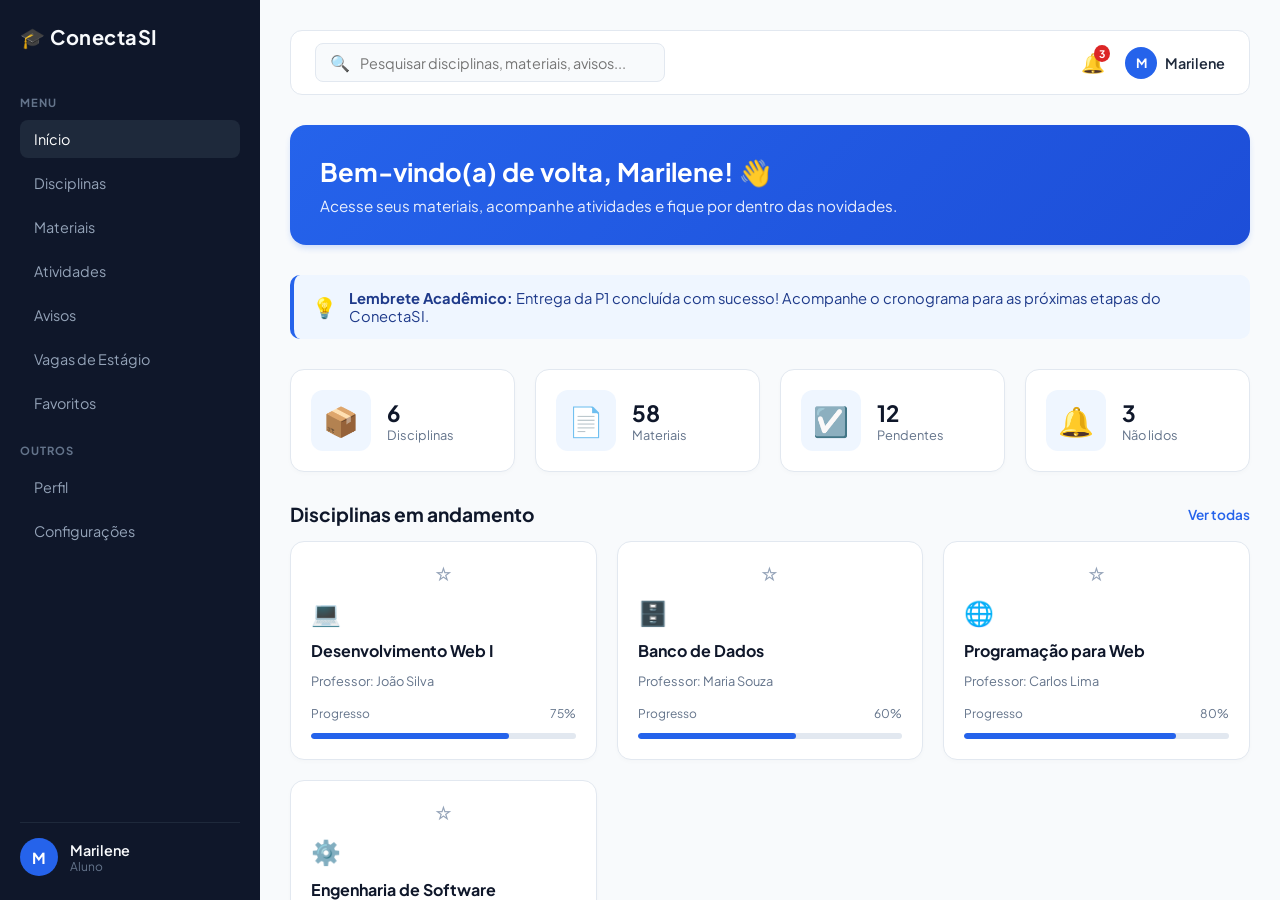
<file: index.html>
<!DOCTYPE html>
<html lang="pt-BR">
<head>
    <meta charset="UTF-8">
    <meta name="viewport" content="width=device-width, initial-scale=1.0">
    <title>ConectaSI - Início</title>
    <link rel="preconnect" href="https://fonts.googleapis.com">
    <link rel="preconnect" href="https://fonts.gstatic.com" crossorigin>
    <link href="https://fonts.googleapis.com/css2?family=Plus+Jakarta+Sans:wght@400;500;600;700;800&display=swap" rel="stylesheet">
    <link rel="stylesheet" href="css/style.css">
</head>
<body>
    <div class="app-container">
        <!-- Menu Lateral (Sidebar) -->
        <aside class="sidebar">
            <div class="logo-area">
                <h2>🎓 ConectaSI</h2>
            </div>
            
            <nav class="menu-nav">
                <span class="menu-category">MENU</span>
                <a href="index.html" class="active">Início</a>
                <a href="disciplinas.html">Disciplinas</a>
                <a href="materiais.html">Materiais</a>
                <a href="atividades.html">Atividades</a>
                <a href="avisos.html">Avisos</a>
                <a href="estagios.html">Vagas de Estágio</a>
                <a href="disciplinas.html">Favoritos</a>

                <span class="menu-category">OUTROS</span>
                <a href="perfil.html">Perfil</a>
                <a href="perfil.html">Configurações</a>
            </nav>

            <div class="user-profile">
                <div class="avatar">M</div>
                <div class="user-info">
                    <span class="name">Marilene</span>
                    <span class="role">Aluno</span>
                </div>
            </div>
        </aside>

        <!-- Conteúdo Principal -->
        <main class="main-content">
            <!-- Barra Superior (Navbar) -->
            <header class="top-navbar">
                <div class="search-box">
                    <span class="search-icon">🔍</span>
                    <input type="text" placeholder="Pesquisar disciplinas, materiais, avisos...">
                </div>

                <div class="navbar-actions">
                    <button class="icon-btn" title="Notificações">
                        🔔
                        <span class="badge">3</span>
                    </button>
                    <div class="user-quick-profile">
                        <div class="avatar-small">M</div>
                        <span class="user-name">Marilene</span>
                    </div>
                </div>
            </header>

            <!-- Banner de Boas-Vindas -->
            <section class="welcome-banner">
                <h1>Bem-vindo(a) de volta, Marilene! 👋</h1>
                <p>Acesse seus materiais, acompanhe atividades e fique por dentro das novidades.</p>
            </section>

            <!-- Banner de Alerta / Aviso Importante -->
            <div class="alert-banner">
                <span class="alert-icon">💡</span>
                <div class="alert-text">
                    <strong>Lembrete Acadêmico:</strong> Entrega da P1 concluída com sucesso! Acompanhe o cronograma para as próximas etapas do ConectaSI.
                </div>
            </div>

            <!-- Cards de Resumo (Métricas) -->
            <div class="metrics-container">
                <div class="metric-card">
                    <div class="metric-icon">📦</div>
                    <div class="metric-info">
                        <span class="metric-number">6</span>
                        <span class="metric-label">Disciplinas</span>
                    </div>
                </div>

                <div class="metric-card">
                    <div class="metric-icon">📄</div>
                    <div class="metric-info">
                        <span class="metric-number">58</span>
                        <span class="metric-label">Materiais</span>
                    </div>
                </div>

                <div class="metric-card">
                    <div class="metric-icon">☑️</div>
                    <div class="metric-info">
                        <span class="metric-number">12</span>
                        <span class="metric-label">Pendentes</span>
                    </div>
                </div>

                <div class="metric-card">
                    <div class="metric-icon">🔔</div>
                    <div class="metric-info">
                        <span class="metric-number">4</span>
                        <span class="metric-label">Não lidos</span>
                    </div>
                </div>
            </div>

            <!-- Seção: Disciplinas em Andamento -->
            <section class="disciplines-section">
                <div class="section-header">
                    <h2>Disciplinas em andamento</h2>
                    <a href="disciplinas.html" class="see-all">Ver todas</a>
                </div>

                <div class="disciplines-grid">
                    <!-- Disciplina 1 -->
                    <div class="discipline-card">
                        <div class="discipline-icon">💻</div>
                        <h3>Desenvolvimento Web I</h3>
                        <p class="professor">Professor: João Silva</p>
                        <div class="progress-info">
                            <span>Progresso</span>
                            <span>75%</span>
                        </div>
                        <div class="progress-bar">
                            <div class="progress-fill" style="width: 75%;"></div>
                        </div>
                    </div>

                    <!-- Disciplina 2 -->
                    <div class="discipline-card">
                        <div class="discipline-icon">🗄️</div>
                        <h3>Banco de Dados</h3>
                        <p class="professor">Professor: Maria Souza</p>
                        <div class="progress-info">
                            <span>Progresso</span>
                            <span>60%</span>
                        </div>
                        <div class="progress-bar">
                            <div class="progress-fill" style="width: 60%;"></div>
                        </div>
                    </div>

                    <!-- Disciplina 3 -->
                    <div class="discipline-card">
                        <div class="discipline-icon">🌐</div>
                        <h3>Programação para Web</h3>
                        <p class="professor">Professor: Carlos Lima</p>
                        <div class="progress-info">
                            <span>Progresso</span>
                            <span>80%</span>
                        </div>
                        <div class="progress-bar">
                            <div class="progress-fill" style="width: 80%;"></div>
                        </div>
                    </div>

                    <!-- Disciplina 4 -->
                    <div class="discipline-card">
                        <div class="discipline-icon">⚙️</div>
                        <h3>Engenharia de Software</h3>
                        <p class="professor">Professor: Ana Paula</p>
                        <div class="progress-info">
                            <span>Progresso</span>
                            <span>50%</span>
                        </div>
                        <div class="progress-bar">
                            <div class="progress-fill" style="width: 50%;"></div>
                        </div>
                    </div>
                </div>
            </section>

            <!-- Seção: Avisos Recentes -->
            <section class="notices-section">
                <div class="section-header">
                    <h2>Avisos e Comunicados</h2>
                    <a href="avisos.html" class="see-all">Ver histórico</a>
                </div>

                <div class="notices-list">
                    <!-- Aviso 1 -->
                    <div class="notice-card">
                        <div class="notice-tag urgent">Importante</div>
                        <div class="notice-content">
                            <h4>Entrega do Trabalho Prático de Desenvolvimento Web I</h4>
                            <p>Lembrete: O envio do código fonte via repositório deve ser feito até a próxima sexta-feira.</p>
                            <span class="notice-date">Postado em: 09/09/2026 • Prof. João Silva</span>
                        </div>
                    </div>

                    <!-- Aviso 2 -->
                    <div class="notice-card">
                        <div class="notice-tag">Geral</div>
                        <div class="notice-content">
                            <h4>Semana Acadêmica de Tecnologia - Inscrições Abertas</h4>
                            <p>Participe das palestras e minicursos. Haverá emissão de certificados para os participantes.</p>
                            <span class="notice-date">Postado em: 08/09/2026 • Coordenação de SI</span>
                        </div>
                    </div>
                </div>
            </section>
        </main>
    </div>

    <script src="js/script.js"></script>
</body>
</html>
</file>
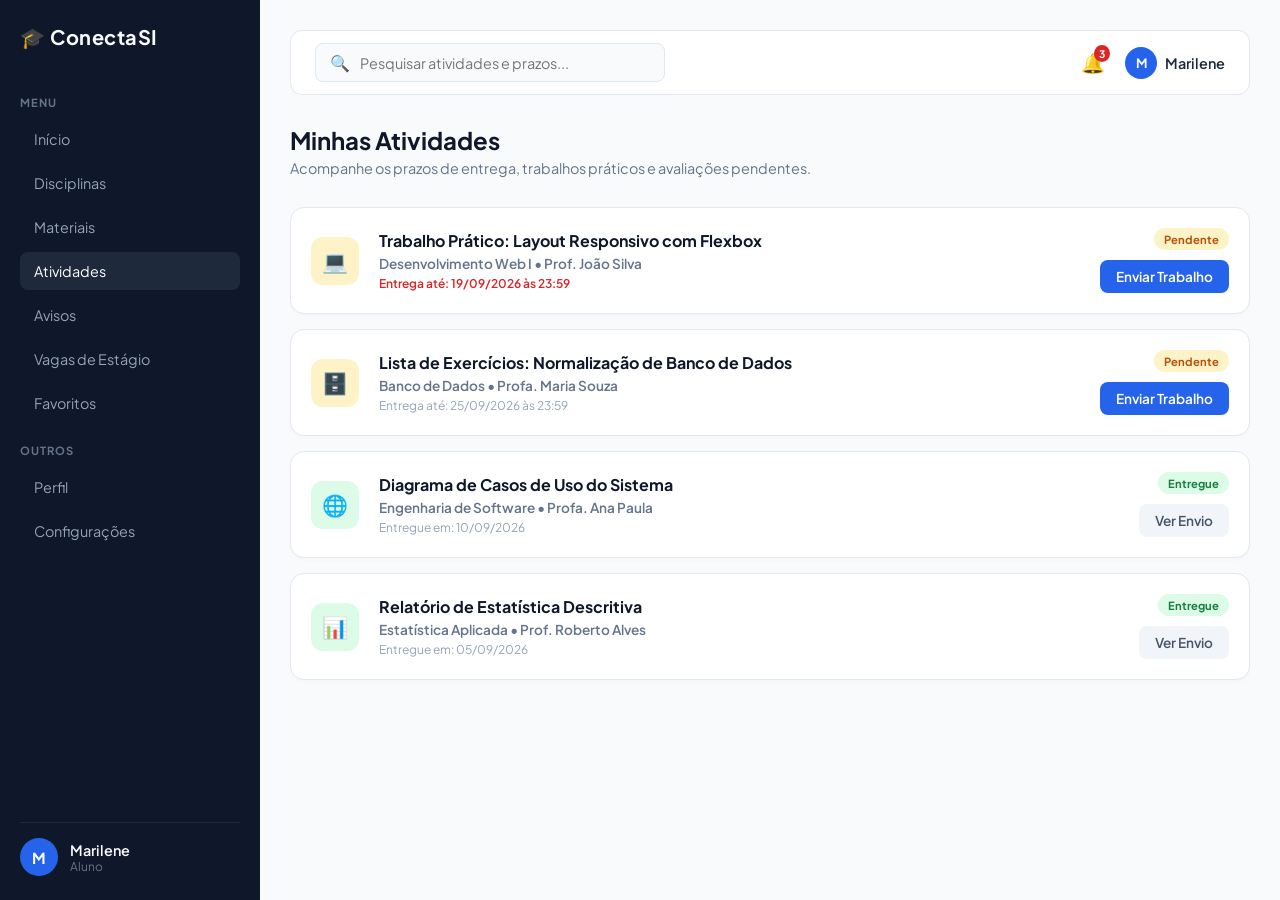
<file: atividades.html>
<!DOCTYPE html>
<html lang="pt-BR">
<head>
    <meta charset="UTF-8">
    <meta name="viewport" content="width=device-width, initial-scale=1.0">
    <title>ConectaSI - Atividades</title>
    <link rel="preconnect" href="https://fonts.googleapis.com">
    <link rel="preconnect" href="https://fonts.gstatic.com" crossorigin>
    <link href="https://fonts.googleapis.com/css2?family=Plus+Jakarta+Sans:wght@400;500;600;700;800&display=swap" rel="stylesheet">
    <link rel="stylesheet" href="css/style.css">
</head>
<body>

    <div class="app-container">
        <!-- Menu Lateral (Sidebar) -->
        <aside class="sidebar">
            <div class="logo-area">
                <h2>🎓 ConectaSI</h2>
            </div>
            
            <nav class="menu-nav">
                <span class="menu-category">MENU</span>
                <a href="index.html">Início</a>
                <a href="disciplinas.html">Disciplinas</a>
                <a href="materiais.html">Materiais</a>
                <a href="atividades.html" class="active">Atividades</a>
                <a href="avisos.html">Avisos</a>
                <a href="estagios.html">Vagas de Estágio</a>
                <a href="disciplinas.html">Favoritos</a>

                <span class="menu-category">OUTROS</span>
                <a href="perfil.html">Perfil</a>
                <a href="perfil.html">Configurações</a>
            </nav>

            <div class="user-profile">
                <div class="avatar">M</div>
                <div class="user-info">
                    <span class="name">Marilene</span>
                    <span class="role">Aluno</span>
                </div>
            </div>
        </aside>

        <!-- Conteúdo Principal -->
        <main class="main-content">
            <!-- Barra Superior (Navbar) -->
            <header class="top-navbar">
                <div class="search-box">
                    <span class="search-icon">🔍</span>
                    <input type="text" placeholder="Pesquisar atividades e prazos...">
                </div>

                <div class="navbar-actions">
                    <button class="icon-btn" title="Notificações">
                        🔔
                        <span class="badge">3</span>
                    </button>
                    <div class="user-quick-profile">
                        <div class="avatar-small">M</div>
                        <span class="user-name">Marilene</span>
                    </div>
                </div>
            </header>

            <!-- Cabeçalho da Página -->
            <div class="page-header">
                <h1>Minhas Atividades</h1>
                <p>Acompanhe os prazos de entrega, trabalhos práticos e avaliações pendentes.</p>
            </div>

            <!-- Lista de Atividades -->
            <div class="activities-list-container">
                <!-- Atividade 1 (Pendente / Urgente) -->
                <div class="activity-card">
                    <div class="activity-icon-box pending">💻</div>
                    <div class="activity-details">
                        <h3>Trabalho Prático: Layout Responsivo com Flexbox</h3>
                        <p class="activity-subject">Desenvolvimento Web I • Prof. João Silva</p>
                        <span class="activity-deadline urgent-text">Entrega até: 19/09/2026 às 23:59</span>
                    </div>
                    <div class="activity-action">
                        <span class="status-badge pending">Pendente</span>
                        <a href="#" class="btn-submit">Enviar Trabalho</a>
                    </div>
                </div>

                <!-- Atividade 2 (Pendente) -->
                <div class="activity-card">
                    <div class="activity-icon-box pending">🗄️</div>
                    <div class="activity-details">
                        <h3>Lista de Exercícios: Normalização de Banco de Dados</h3>
                        <p class="activity-subject">Banco de Dados • Profa. Maria Souza</p>
                        <span class="activity-deadline">Entrega até: 25/09/2026 às 23:59</span>
                    </div>
                    <div class="activity-action">
                        <span class="status-badge pending">Pendente</span>
                        <a href="#" class="btn-submit">Enviar Trabalho</a>
                    </div>
                </div>

                <!-- Atividade 3 (Concluída) -->
                <div class="activity-card">
                    <div class="activity-icon-box completed">🌐</div>
                    <div class="activity-details">
                        <h3>Diagrama de Casos de Uso do Sistema</h3>
                        <p class="activity-subject">Engenharia de Software • Profa. Ana Paula</p>
                        <span class="activity-deadline">Entregue em: 10/09/2026</span>
                    </div>
                    <div class="activity-action">
                        <span class="status-badge completed">Entregue</span>
                        <a href="#" class="btn-view">Ver Envio</a>
                    </div>
                </div>

                <!-- Atividade 4 (Concluída) -->
                <div class="activity-card">
                    <div class="activity-icon-box completed">📊</div>
                    <div class="activity-details">
                        <h3>Relatório de Estatística Descritiva</h3>
                        <p class="activity-subject">Estatística Aplicada • Prof. Roberto Alves</p>
                        <span class="activity-deadline">Entregue em: 05/09/2026</span>
                    </div>
                    <div class="activity-action">
                        <span class="status-badge completed">Entregue</span>
                        <a href="#" class="btn-view">Ver Envio</a>
                    </div>
                </div>
            </div>
        </main>
    </div>

    <script src="js/script.js"></script>
</body>
</html>
</file>
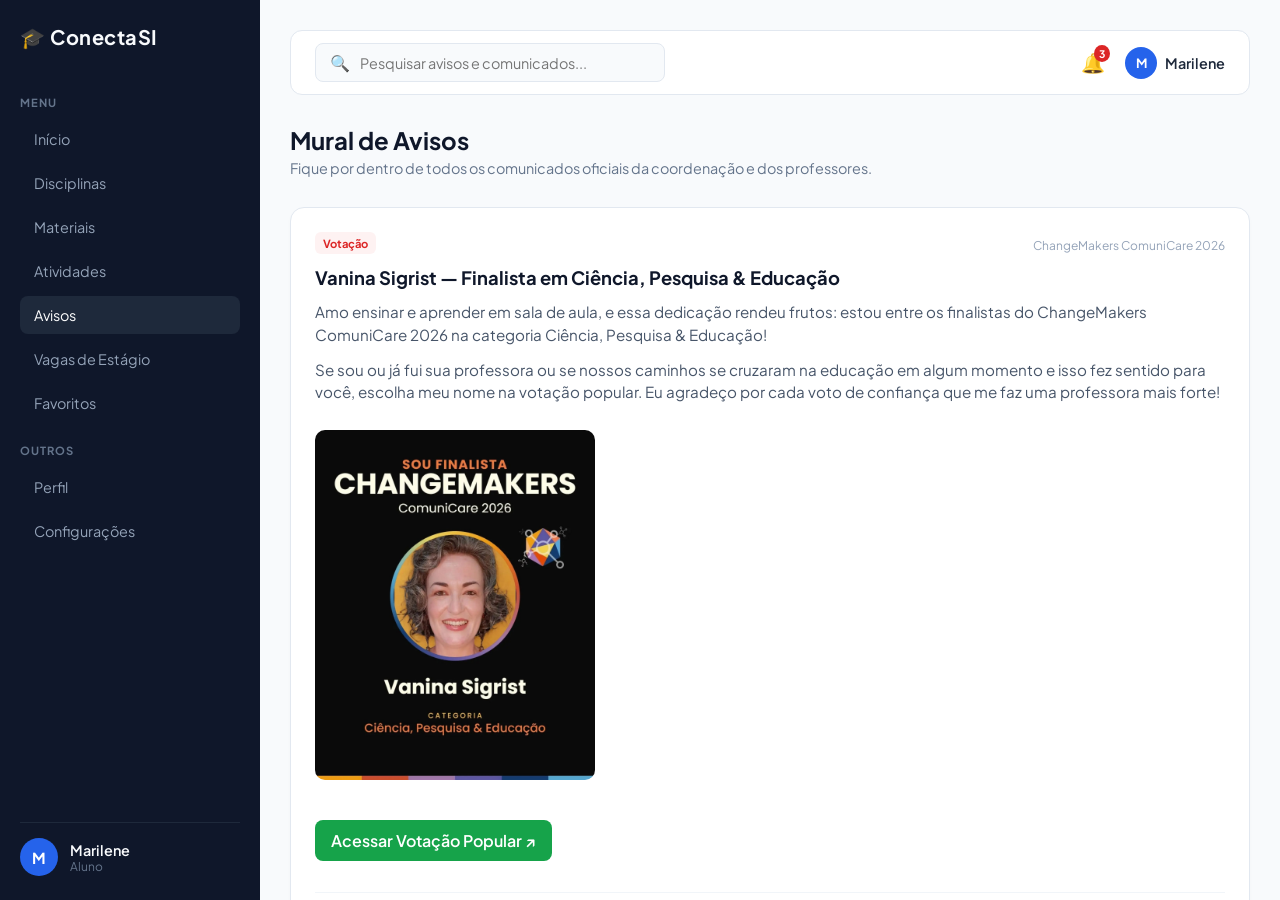
<file: avisos.html>
<!DOCTYPE html>
<html lang="pt-BR">
<head>
    <meta charset="UTF-8">
    <meta name="viewport" content="width=device-width, initial-scale=1.0">
    <title>ConectaSI - Avisos</title>
    <link rel="preconnect" href="https://fonts.googleapis.com">
    <link rel="preconnect" href="https://fonts.gstatic.com" crossorigin>
    <link href="https://fonts.googleapis.com/css2?family=Plus+Jakarta+Sans:wght@400;500;600;700;800&display=swap" rel="stylesheet">
    <link rel="stylesheet" href="css/style.css">
</head>
<body>

    <div class="app-container">
        <!-- Menu Lateral (Sidebar) -->
        <aside class="sidebar">
            <div class="logo-area">
                <h2>🎓 ConectaSI</h2>
            </div>
            
            <nav class="menu-nav">
                <span class="menu-category">MENU</span>
                <a href="index.html">Início</a>
                <a href="disciplinas.html">Disciplinas</a>
                <a href="materiais.html">Materiais</a>
                <a href="atividades.html">Atividades</a>
                <a href="avisos.html" class="active">Avisos</a>
                <a href="estagios.html">Vagas de Estágio</a>
                <a href="disciplinas.html">Favoritos</a>

                <span class="menu-category">OUTROS</span>
                <a href="perfil.html">Perfil</a>
                <a href="perfil.html">Configurações</a>
            </nav>

            <div class="user-profile">
                <div class="avatar">M</div>
                <div class="user-info">
                    <span class="name">Marilene</span>
                    <span class="role">Aluno</span>
                </div>
            </div>
        </aside>

        <!-- Conteúdo Principal -->
        <main class="main-content">
            <!-- Barra Superior (Navbar) -->
            <header class="top-navbar">
                <div class="search-box">
                    <span class="search-icon">🔍</span>
                    <input type="text" placeholder="Pesquisar avisos e comunicados...">
                </div>

                <div class="navbar-actions">
                    <button class="icon-btn" title="Notificações">
                        🔔
                        <span class="badge">3</span>
                    </button>
                    <div class="user-quick-profile">
                        <div class="avatar-small">M</div>
                        <span class="user-name">Marilene</span>
                    </div>
                </div>
            </header>

            <!-- Cabeçalho da Página -->
            <div class="page-header">
                <h1>Mural de Avisos</h1>
                <p>Fique por dentro de todos os comunicados oficiais da coordenação e dos professores.</p>
            </div>

            <!-- Lista de Avisos Completos -->
            <div class="notices-list-full">
                <!-- Aviso 1: Votação ChangeMakers ComuniCare 2026 -->
                <div class="notice-card-full">
                    <div class="notice-card-header">
                        <span class="notice-tag urgent">Votação</span>
                        <span class="notice-date">ChangeMakers ComuniCare 2026</span>
                    </div>
                    <h3>Vanina Sigrist — Finalista em Ciência, Pesquisa & Educação</h3>
                    <p>Amo ensinar e aprender em sala de aula, e essa dedicação rendeu frutos: estou entre os finalistas do ChangeMakers ComuniCare 2026 na categoria Ciência, Pesquisa & Educação!</p>
                    <p>Se sou ou já fui sua professora ou se nossos caminhos se cruzaram na educação em algum momento e isso fez sentido para você, escolha meu nome na votação popular. Eu agradeço por cada voto de confiança que me faz uma professora mais forte!</p>

                    <div style="margin: 14px 0;">
                        <img src="img/vanina-changemakers.jpg" alt="Cartaz Vanina Sigrist - Finalista ChangeMakers ComuniCare 2026 na categoria Ciência, Pesquisa & Educação" style="max-width: 280px; width: 100%; height: auto; border-radius: 10px; display: block;">
                    </div>

                    <div style="margin: 14px 0;">
                        <a href="https://changemakerscomunicare2026.pages.dev/?categoria=35&finalista=vaninasigrist&fbclid=IwY2xjawVwMbNleHRuA2FlbQIxMABwZG9mBWJyaWQRMWJhYTVHVDFFRXVJWUFJTFBzcnRjBmFwcF9pZBAyMjIwMzkxNzg4MjAwODkyAAEf63yI1NxVIasr02AE5-YLViCUoFylNoIF3OHBLTvx-iAcf9Y_hHDYnyf2McY_aem_VW7xR8fsVSF_lrNYMr8BWw" target="_blank" rel="noopener noreferrer" class="btn-vote" style="display: inline-block; text-decoration: none; background-color: #16a34a; color: #ffffff; padding: 10px 16px; border-radius: 8px; font-weight: 600;">
                            Acessar Votação Popular ↗
                        </a>
                    </div>

                    <div class="notice-author">
                        <span>Profa. Vanina Sigrist • Categoria Ciência, Pesquisa & Educação</span>
                    </div>
                </div>

                <!-- Aviso 2 -->
                <div class="notice-card-full">
                    <div class="notice-card-header">
                        <span class="notice-tag urgent">Importante</span>
                        <span class="notice-date">Postado em: 15/09/2026</span>
                    </div>
                    <h3>Entrega do Trabalho Prático de Desenvolvimento Web I</h3>
                    <p>Lembrete: O envio do código fonte via repositório no GitHub deve ser feito até a próxima sexta-feira às 23h59. Certifiquem-se de que o layout esteja totalmente responsivo e com os arquivos organizados corretamente.</p>
                    <div class="notice-author">
                        <span>Prof. João Silva • Desenvolvimento Web I</span>
                    </div>
                </div>

                <!-- Aviso 3 -->
                <div class="notice-card-full">
                    <div class="notice-card-header">
                        <span class="notice-tag">Geral</span>
                        <span class="notice-date">Postado em: 12/09/2026</span>
                    </div>
                    <h3>Semana Acadêmica de Tecnologia - Inscrições Abertas</h3>
                    <p>As inscrições para as palestras e minicursos da nossa Semana Acadêmica já estão abertas. Haverá emissão de certificados válidos para horas complementares para todos os participantes que registrarem presença.</p>
                    <div class="notice-author">
                        <span>Coordenação de Sistemas para Internet</span>
                    </div>
                </div>

                <!-- Aviso 4 -->
                <div class="notice-card-full">
                    <div class="notice-card-header">
                        <span class="notice-tag">Biblioteca</span>
                        <span class="notice-date">Postado em: 08/09/2026</span>
                    </div>
                    <h3>Atualização no Acervo de E-books de Banco de Dados</h3>
                    <p>A biblioteca virtual da instituição disponibilizou novos títulos voltados para modelagem avançada e otimização de consultas SQL. O acesso é gratuito para todos os alunos matriculados usando as credenciais institucionais.</p>
                    <div class="notice-author">
                        <span>Biblioteca Central</span>
                    </div>
                </div>
            </div>
        </main>
    </div>

    <script src="js/script.js"></script>
</body>
</html>
</file>
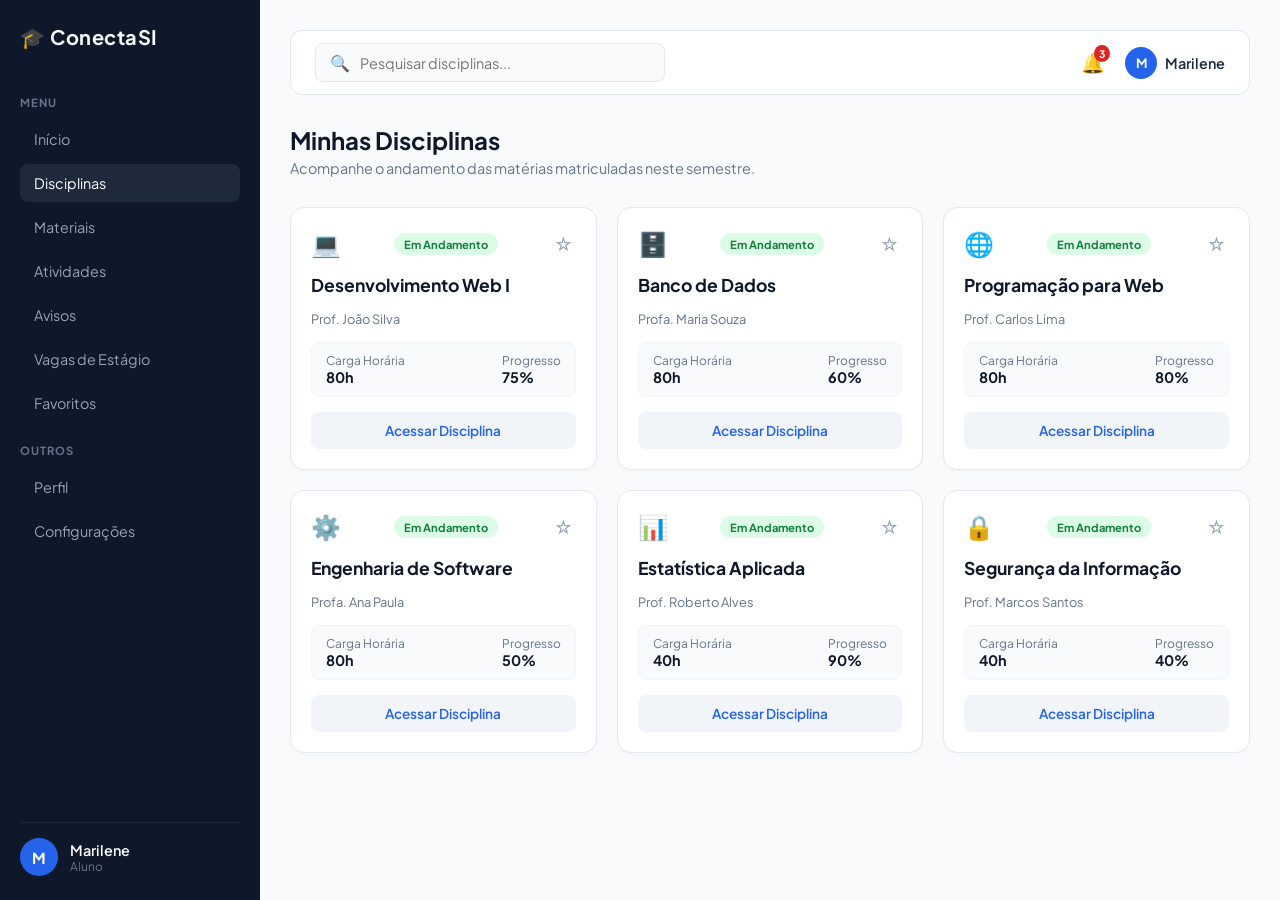
<file: disciplinas.html>
<!DOCTYPE html>
<html lang="pt-BR">
<head>
    <meta charset="UTF-8">
    <meta name="viewport" content="width=device-width, initial-scale=1.0">
    <title>ConectaSI - Disciplinas</title>
    <link rel="preconnect" href="https://fonts.googleapis.com">
    <link rel="preconnect" href="https://fonts.gstatic.com" crossorigin>
    <link href="https://fonts.googleapis.com/css2?family=Plus+Jakarta+Sans:wght@400;500;600;700;800&display=swap" rel="stylesheet">
    <link rel="stylesheet" href="css/style.css">
</head>
<body>

    <div class="app-container">
        <!-- Menu Lateral (Sidebar) -->
        <aside class="sidebar">
            <div class="logo-area">
                <h2>🎓 ConectaSI</h2>
            </div>
            
            <nav class="menu-nav">
                <span class="menu-category">MENU</span>
                <a href="index.html">Início</a>
                <a href="disciplinas.html" class="active">Disciplinas</a>
                <a href="materiais.html">Materiais</a>
                <a href="atividades.html">Atividades</a>
                <a href="avisos.html">Avisos</a>
                <a href="estagios.html">Vagas de Estágio</a>
                <a href="disciplinas.html">Favoritos</a>

                <span class="menu-category">OUTROS</span>
                <a href="perfil.html">Perfil</a>
                <a href="perfil.html">Configurações</a>
            </nav>

            <div class="user-profile">
                <div class="avatar">M</div>
                <div class="user-info">
                    <span class="name">Marilene</span>
                    <span class="role">Aluno</span>
                </div>
            </div>
        </aside>

        <!-- Conteúdo Principal -->
        <main class="main-content">
            <!-- Barra Superior (Navbar) -->
            <header class="top-navbar">
                <div class="search-box">
                    <span class="search-icon">🔍</span>
                    <input type="text" placeholder="Pesquisar disciplinas...">
                </div>

                <div class="navbar-actions">
                    <button class="icon-btn" title="Notificações">
                        🔔
                        <span class="badge">3</span>
                    </button>
                    <div class="user-quick-profile">
                        <div class="avatar-small">M</div>
                        <span class="user-name">Marilene</span>
                    </div>
                </div>
            </header>

            <!-- Cabeçalho da Página -->
            <div class="page-header">
                <h1>Minhas Disciplinas</h1>
                <p>Acompanhe o andamento das matérias matriculadas neste semestre.</p>
            </div>

            <!-- Grade Completa de Disciplinas -->
            <div class="full-disciplines-grid">
                <!-- Matéria 1 -->
                <div class="discipline-detailed-card">
                    <div class="card-top">
                        <div class="discipline-icon">💻</div>
                        <span class="status-badge active">Em Andamento</span>
                    </div>
                    <h3>Desenvolvimento Web I</h3>
                    <p class="professor">Prof. João Silva</p>
                    <div class="discipline-stats">
                        <div class="stat-item">
                            <span>Carga Horária</span>
                            <strong>80h</strong>
                        </div>
                        <div class="stat-item">
                            <span>Progresso</span>
                            <strong>75%</strong>
                        </div>
                    </div>
                    <a href="materiais.html" class="btn-access">Acessar Disciplina</a>
                </div>

                <!-- Matéria 2 -->
                <div class="discipline-detailed-card">
                    <div class="card-top">
                        <div class="discipline-icon">🗄️</div>
                        <span class="status-badge active">Em Andamento</span>
                    </div>
                    <h3>Banco de Dados</h3>
                    <p class="professor">Profa. Maria Souza</p>
                    <div class="discipline-stats">
                        <div class="stat-item">
                            <span>Carga Horária</span>
                            <strong>80h</strong>
                        </div>
                        <div class="stat-item">
                            <span>Progresso</span>
                            <strong>60%</strong>
                        </div>
                    </div>
                    <a href="materiais.html" class="btn-access">Acessar Disciplina</a>
                </div>

                <!-- Matéria 3 -->
                <div class="discipline-detailed-card">
                    <div class="card-top">
                        <div class="discipline-icon">🌐</div>
                        <span class="status-badge active">Em Andamento</span>
                    </div>
                    <h3>Programação para Web</h3>
                    <p class="professor">Prof. Carlos Lima</p>
                    <div class="discipline-stats">
                        <div class="stat-item">
                            <span>Carga Horária</span>
                            <strong>80h</strong>
                        </div>
                        <div class="stat-item">
                            <span>Progresso</span>
                            <strong>80%</strong>
                        </div>
                    </div>
                    <a href="materiais.html" class="btn-access">Acessar Disciplina</a>
                </div>

                <!-- Matéria 4 -->
                <div class="discipline-detailed-card">
                    <div class="card-top">
                        <div class="discipline-icon">⚙️</div>
                        <span class="status-badge active">Em Andamento</span>
                    </div>
                    <h3>Engenharia de Software</h3>
                    <p class="professor">Profa. Ana Paula</p>
                    <div class="discipline-stats">
                        <div class="stat-item">
                            <span>Carga Horária</span>
                            <strong>80h</strong>
                        </div>
                        <div class="stat-item">
                            <span>Progresso</span>
                            <strong>50%</strong>
                        </div>
                    </div>
                    <a href="materiais.html" class="btn-access">Acessar Disciplina</a>
                </div>

                <!-- Matéria 5 -->
                <div class="discipline-detailed-card">
                    <div class="card-top">
                        <div class="discipline-icon">📊</div>
                        <span class="status-badge active">Em Andamento</span>
                    </div>
                    <h3>Estatística Aplicada</h3>
                    <p class="professor">Prof. Roberto Alves</p>
                    <div class="discipline-stats">
                        <div class="stat-item">
                            <span>Carga Horária</span>
                            <strong>40h</strong>
                        </div>
                        <div class="stat-item">
                            <span>Progresso</span>
                            <strong>90%</strong>
                        </div>
                    </div>
                    <a href="materiais.html" class="btn-access">Acessar Disciplina</a>
                </div>

                <!-- Matéria 6 -->
                <div class="discipline-detailed-card">
                    <div class="card-top">
                        <div class="discipline-icon">🔒</div>
                        <span class="status-badge active">Em Andamento</span>
                    </div>
                    <h3>Segurança da Informação</h3>
                    <p class="professor">Prof. Marcos Santos</p>
                    <div class="discipline-stats">
                        <div class="stat-item">
                            <span>Carga Horária</span>
                            <strong>40h</strong>
                        </div>
                        <div class="stat-item">
                            <span>Progresso</span>
                            <strong>40%</strong>
                        </div>
                    </div>
                    <a href="materiais.html" class="btn-access">Acessar Disciplina</a>
                </div>
            </div>
        </main>
    </div>

    <script src="js/script.js"></script>
</body>
</html>
</file>
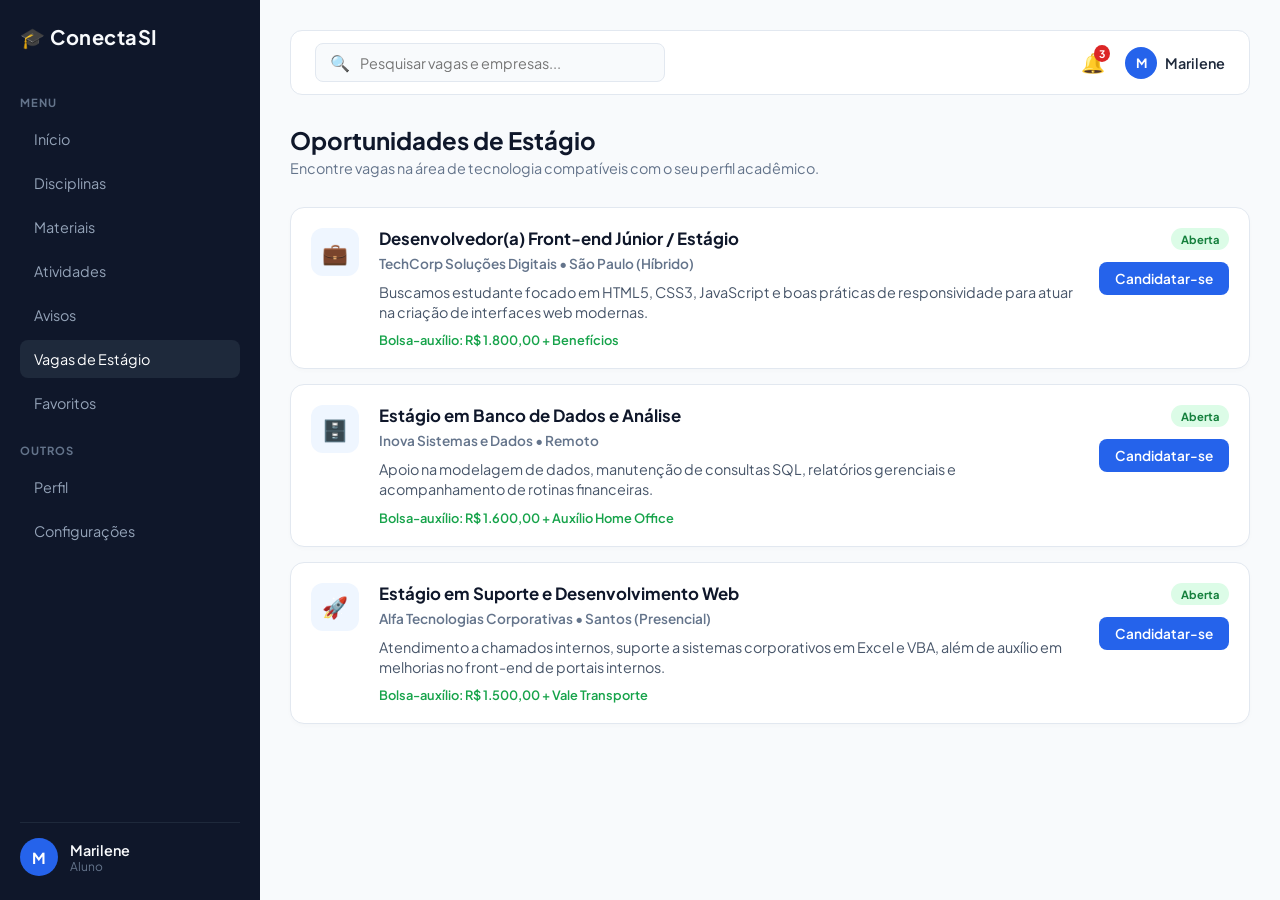
<file: estagios.html>
<!DOCTYPE html>
<html lang="pt-BR">
<head>
    <meta charset="UTF-8">
    <meta name="viewport" content="width=device-width, initial-scale=1.0">
    <title>ConectaSI - Vagas de Estágio</title>
    <link rel="preconnect" href="https://fonts.googleapis.com">
    <link rel="preconnect" href="https://fonts.gstatic.com" crossorigin>
    <link href="https://fonts.googleapis.com/css2?family=Plus+Jakarta+Sans:wght@400;500;600;700;800&display=swap" rel="stylesheet">
    <link rel="stylesheet" href="css/style.css">
</head>
<body>

    <div class="app-container">
        <!-- Menu Lateral (Sidebar) -->
        <aside class="sidebar">
            <div class="logo-area">
                <h2>🎓 ConectaSI</h2>
            </div>
            
            <nav class="menu-nav">
                <span class="menu-category">MENU</span>
                <a href="index.html">Início</a>
                <a href="disciplinas.html">Disciplinas</a>
                <a href="materiais.html">Materiais</a>
                <a href="atividades.html">Atividades</a>
                <a href="avisos.html">Avisos</a>
                <a href="estagios.html" class="active">Vagas de Estágio</a>
                <a href="disciplinas.html">Favoritos</a>

                <span class="menu-category">OUTROS</span>
                <a href="perfil.html">Perfil</a>
                <a href="perfil.html">Configurações</a>
            </nav>

            <div class="user-profile">
                <div class="avatar">M</div>
                <div class="user-info">
                    <span class="name">Marilene</span>
                    <span class="role">Aluno</span>
                </div>
            </div>
        </aside>

        <!-- Conteúdo Principal -->
        <main class="main-content">
            <!-- Barra Superior (Navbar) -->
            <header class="top-navbar">
                <div class="search-box">
                    <span class="search-icon">🔍</span>
                    <input type="text" placeholder="Pesquisar vagas e empresas...">
                </div>

                <div class="navbar-actions">
                    <button class="icon-btn" title="Notificações">
                        🔔
                        <span class="badge">3</span>
                    </button>
                    <div class="user-quick-profile">
                        <div class="avatar-small">M</div>
                        <span class="user-name">Marilene</span>
                    </div>
                </div>
            </header>

            <!-- Cabeçalho da Página -->
            <div class="page-header">
                <h1>Oportunidades de Estágio</h1>
                <p>Encontre vagas na área de tecnologia compatíveis com o seu perfil acadêmico.</p>
            </div>

            <!-- Lista de Vagas -->
            <div class="internships-list-container">
                <!-- Vaga 1 -->
                <div class="internship-card">
                    <div class="internship-icon-box">💼</div>
                    <div class="internship-details">
                        <h3>Desenvolvedor(a) Front-end Júnior / Estágio</h3>
                        <p class="company-name">TechCorp Soluções Digitais • São Paulo (Híbrido)</p>
                        <p class="internship-desc">Buscamos estudante focado em HTML5, CSS3, JavaScript e boas práticas de responsividade para atuar na criação de interfaces web modernas.</p>
                        <span class="internship-salary">Bolsa-auxílio: R$ 1.800,00 + Benefícios</span>
                    </div>
                    <div class="internship-action">
                        <span class="status-badge active">Aberta</span>
                        <a href="#" class="btn-apply">Candidatar-se</a>
                    </div>
                </div>

                <!-- Vaga 2 -->
                <div class="internship-card">
                    <div class="internship-icon-box">🗄️</div>
                    <div class="internship-details">
                        <h3>Estágio em Banco de Dados e Análise</h3>
                        <p class="company-name">Inova Sistemas e Dados • Remoto</p>
                        <p class="internship-desc">Apoio na modelagem de dados, manutenção de consultas SQL, relatórios gerenciais e acompanhamento de rotinas financeiras.</p>
                        <span class="internship-salary">Bolsa-auxílio: R$ 1.600,00 + Auxílio Home Office</span>
                    </div>
                    <div class="internship-action">
                        <span class="status-badge active">Aberta</span>
                        <a href="#" class="btn-apply">Candidatar-se</a>
                    </div>
                </div>

                <!-- Vaga 3 -->
                <div class="internship-card">
                    <div class="internship-icon-box">🚀</div>
                    <div class="internship-details">
                        <h3>Estágio em Suporte e Desenvolvimento Web</h3>
                        <p class="company-name">Alfa Tecnologias Corporativas • Santos (Presencial)</p>
                        <p class="internship-desc">Atendimento a chamados internos, suporte a sistemas corporativos em Excel e VBA, além de auxílio em melhorias no front-end de portais internos.</p>
                        <span class="internship-salary">Bolsa-auxílio: R$ 1.500,00 + Vale Transporte</span>
                    </div>
                    <div class="internship-action">
                        <span class="status-badge active">Aberta</span>
                        <a href="#" class="btn-apply">Candidatar-se</a>
                    </div>
                </div>
            </div>
        </main>
    </div>

    <script src="js/script.js"></script>
</body>
</html>
</file>
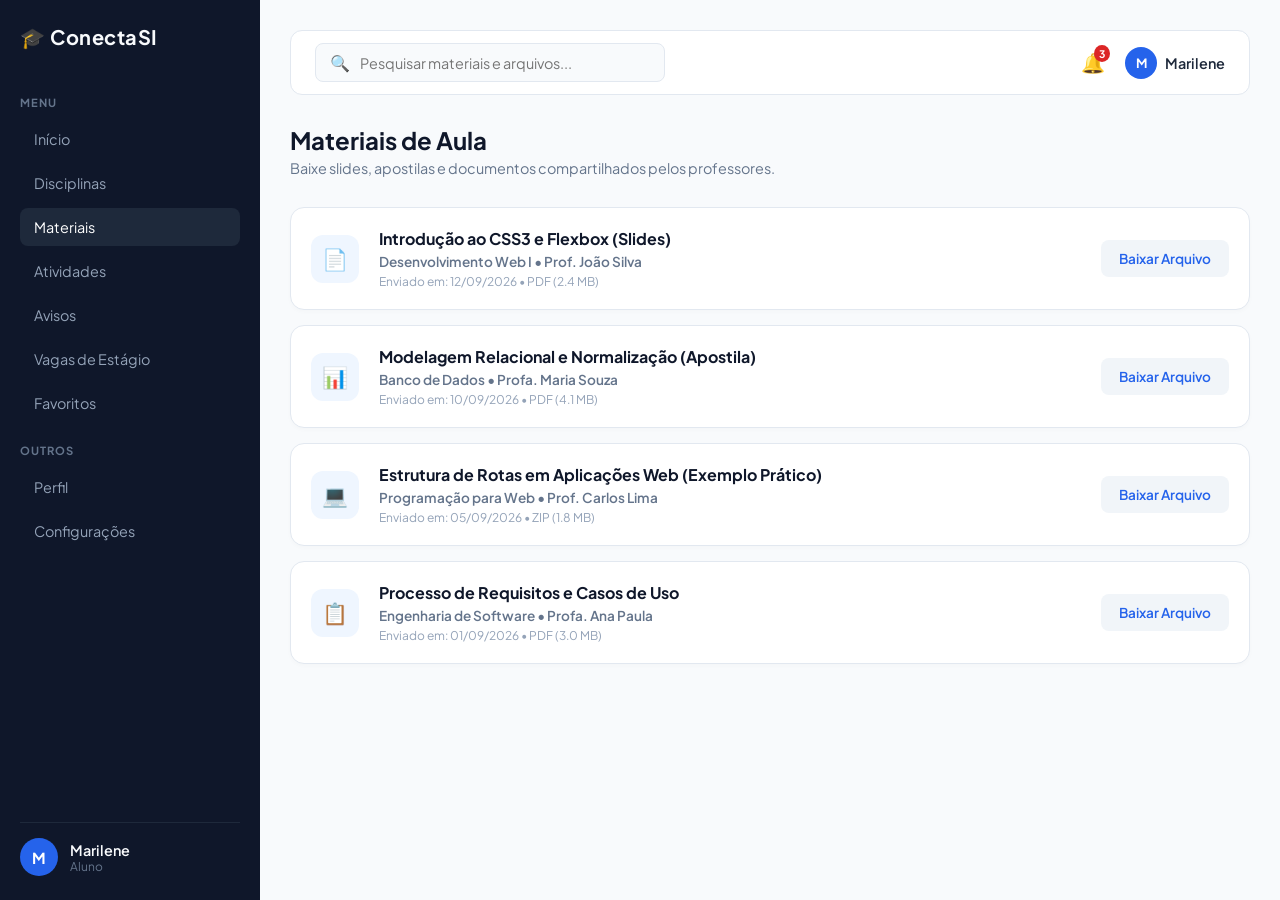
<file: materiais.html>
<!DOCTYPE html>
<html lang="pt-BR">
<head>
    <meta charset="UTF-8">
    <meta name="viewport" content="width=device-width, initial-scale=1.0">
    <title>ConectaSI - Materiais</title>
    <link rel="preconnect" href="https://fonts.googleapis.com">
    <link rel="preconnect" href="https://fonts.gstatic.com" crossorigin>
    <link href="https://fonts.googleapis.com/css2?family=Plus+Jakarta+Sans:wght@400;500;600;700;800&display=swap" rel="stylesheet">
    <link rel="stylesheet" href="css/style.css">
</head>
<body>

    <div class="app-container">
        <!-- Menu Lateral (Sidebar) -->
        <aside class="sidebar">
            <div class="logo-area">
                <h2>🎓 ConectaSI</h2>
            </div>
            
            <nav class="menu-nav">
                <span class="menu-category">MENU</span>
                <a href="index.html">Início</a>
                <a href="disciplinas.html">Disciplinas</a>
                <a href="materiais.html" class="active">Materiais</a>
                <a href="atividades.html">Atividades</a>
                <a href="avisos.html">Avisos</a>
                <a href="estagios.html">Vagas de Estágio</a>
                <a href="disciplinas.html">Favoritos</a>

                <span class="menu-category">OUTROS</span>
                <a href="perfil.html">Perfil</a>
                <a href="perfil.html">Configurações</a>
            </nav>

            <div class="user-profile">
                <div class="avatar">M</div>
                <div class="user-info">
                    <span class="name">Marilene</span>
                    <span class="role">Aluno</span>
                </div>
            </div>
        </aside>

        <!-- Conteúdo Principal -->
        <main class="main-content">
            <!-- Barra Superior (Navbar) -->
            <header class="top-navbar">
                <div class="search-box">
                    <span class="search-icon">🔍</span>
                    <input type="text" placeholder="Pesquisar materiais e arquivos...">
                </div>

                <div class="navbar-actions">
                    <button class="icon-btn" title="Notificações">
                        🔔
                        <span class="badge">3</span>
                    </button>
                    <div class="user-quick-profile">
                        <div class="avatar-small">M</div>
                        <span class="user-name">Marilene</span>
                    </div>
                </div>
            </header>

            <!-- Cabeçalho da Página -->
            <div class="page-header">
                <h1>Materiais de Aula</h1>
                <p>Baixe slides, apostilas e documentos compartilhados pelos professores.</p>
            </div>

            <!-- Lista de Materiais -->
            <div class="materials-list-container">
                <!-- Item de Material 1 -->
                <div class="material-card">
                    <div class="material-icon-file">📄</div>
                    <div class="material-details">
                        <h3>Introdução ao CSS3 e Flexbox (Slides)</h3>
                        <p class="material-subject">Desenvolvimento Web I • Prof. João Silva</p>
                        <span class="material-date">Enviado em: 12/09/2026 • PDF (2.4 MB)</span>
                    </div>
                    <a href="#" class="btn-download">Baixar Arquivo</a>
                </div>

                <!-- Item de Material 2 -->
                <div class="material-card">
                    <div class="material-icon-file">📊</div>
                    <div class="material-details">
                        <h3>Modelagem Relacional e Normalização (Apostila)</h3>
                        <p class="material-subject">Banco de Dados • Profa. Maria Souza</p>
                        <span class="material-date">Enviado em: 10/09/2026 • PDF (4.1 MB)</span>
                    </div>
                    <a href="#" class="btn-download">Baixar Arquivo</a>
                </div>

                <!-- Item de Material 3 -->
                <div class="material-card">
                    <div class="material-icon-file">💻</div>
                    <div class="material-details">
                        <h3>Estrutura de Rotas em Aplicações Web (Exemplo Prático)</h3>
                        <p class="material-subject">Programação para Web • Prof. Carlos Lima</p>
                        <span class="material-date">Enviado em: 05/09/2026 • ZIP (1.8 MB)</span>
                    </div>
                    <a href="#" class="btn-download">Baixar Arquivo</a>
                </div>

                <!-- Item de Material 4 -->
                <div class="material-card">
                    <div class="material-icon-file">📋</div>
                    <div class="material-details">
                        <h3>Processo de Requisitos e Casos de Uso</h3>
                        <p class="material-subject">Engenharia de Software • Profa. Ana Paula</p>
                        <span class="material-date">Enviado em: 01/09/2026 • PDF (3.0 MB)</span>
                    </div>
                    <a href="#" class="btn-download">Baixar Arquivo</a>
                </div>
            </div>
        </main>
    </div>

    <script src="js/script.js"></script>
</body>
</html>
</file>
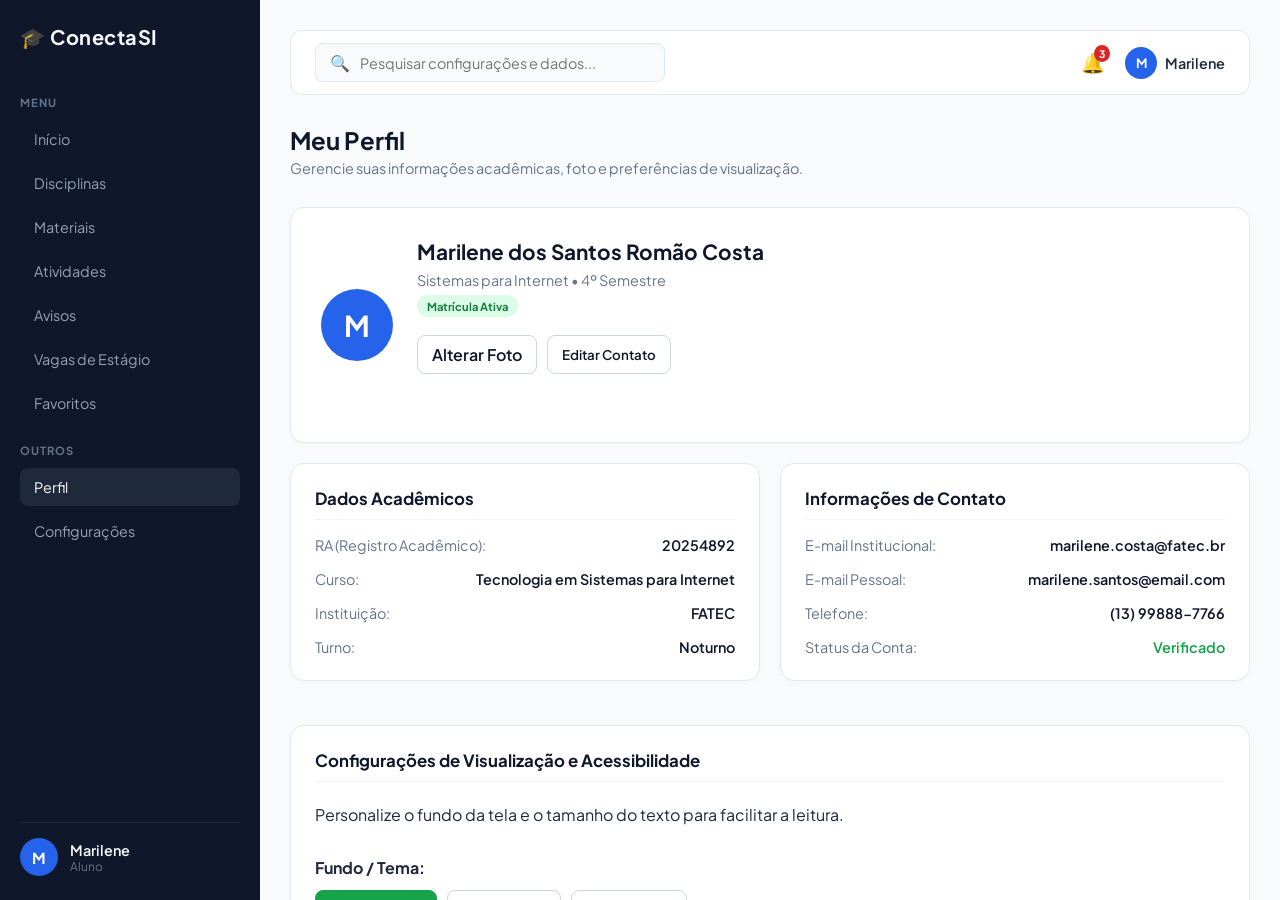
<file: perfil.html>
<!DOCTYPE html>
<html lang="pt-BR">
<head>
    <meta charset="UTF-8">
    <meta name="viewport" content="width=device-width, initial-scale=1.0">
    <title>ConectaSI - Perfil do Aluno</title>
    <link rel="preconnect" href="https://fonts.googleapis.com">
    <link rel="preconnect" href="https://fonts.gstatic.com" crossorigin>
    <link href="https://fonts.googleapis.com/css2?family=Plus+Jakarta+Sans:wght@400;500;600;700;800&display=swap" rel="stylesheet">
    <link rel="stylesheet" href="css/style.css">
    <style>
        /* Ajustes de tema e acessibilidade via classes no body */
        body.tema-suave .main-content {
            background-color: #eef2f6;
        }
        body.tema-suave .profile-card-header,
        body.tema-suave .profile-info-box {
            background-color: #f8fafc;
        }

        body.tema-escuro .main-content {
            background-color: #0f172a;
            color: #f1f5f9;
        }
        body.tema-escuro .top-navbar,
        body.tema-escuro .profile-card-header,
        body.tema-escuro .profile-info-box {
            background-color: #1e293b;
            color: #f1f5f9;
            border-color: #334155;
        }
        body.tema-escuro .page-header p,
        body.tema-escuro .info-row span {
            color: #cbd5e1;
        }
        body.tema-escuro .search-box input {
            background-color: #0f172a;
            color: #f1f5f9;
        }

        .config-actions-row {
            display: flex;
            flex-wrap: wrap;
            gap: 10px;
            margin-top: 12px;
        }
        .config-btn {
            border: 1px solid #cbd5e1;
            background: #ffffff;
            color: #0f172a;
            padding: 8px 14px;
            border-radius: 8px;
            font-weight: 600;
            cursor: pointer;
            font-family: inherit;
        }
        .config-btn.ativo {
            background: #16a34a;
            color: #ffffff;
            border-color: #16a34a;
        }
        .status-feedback {
            display: inline-block;
            margin-top: 12px;
            font-size: 0.9rem;
            font-weight: 600;
            color: #16a34a;
            min-height: 20px;
        }
        .edit-input {
            width: 100%;
            max-width: 260px;
            padding: 6px 10px;
            border: 1px solid #cbd5e1;
            border-radius: 6px;
            font-family: inherit;
        }
    </style>
</head>
<body>

    <div class="app-container">
        <!-- Menu Lateral (Sidebar) -->
        <aside class="sidebar">
            <div class="logo-area">
                <h2>🎓 ConectaSI</h2>
            </div>
            
            <nav class="menu-nav">
                <span class="menu-category">MENU</span>
                <a href="index.html">Início</a>
                <a href="disciplinas.html">Disciplinas</a>
                <a href="materiais.html">Materiais</a>
                <a href="atividades.html">Atividades</a>
                <a href="avisos.html">Avisos</a>
                <a href="estagios.html">Vagas de Estágio</a>
                <a href="disciplinas.html">Favoritos</a>

                <span class="menu-category">OUTROS</span>
                <a href="perfil.html" class="active">Perfil</a>
                <a href="perfil.html#configuracoes">Configurações</a>
            </nav>

            <div class="user-profile">
                <div class="avatar">M</div>
                <div class="user-info">
                    <span class="name">Marilene</span>
                    <span class="role">Aluno</span>
                </div>
            </div>
        </aside>

        <!-- Conteúdo Principal -->
        <main class="main-content">
            <!-- Barra Superior (Navbar) -->
            <header class="top-navbar">
                <div class="search-box">
                    <span class="search-icon">🔍</span>
                    <input type="text" placeholder="Pesquisar configurações e dados...">
                </div>

                <div class="navbar-actions">
                    <button class="icon-btn" title="Notificações">
                        🔔
                        <span class="badge">3</span>
                    </button>
                    <div class="user-quick-profile">
                        <div class="avatar-small">M</div>
                        <span class="user-name">Marilene</span>
                    </div>
                </div>
            </header>

            <!-- Cabeçalho da Página -->
            <div class="page-header">
                <h1>Meu Perfil</h1>
                <p>Gerencie suas informações acadêmicas, foto e preferências de visualização.</p>
            </div>

            <!-- Conteúdo do Perfil -->
            <div class="profile-container">
                <!-- Card de Apresentação -->
                <div class="profile-card-header">
                    <div class="profile-big-avatar" id="avatarPerfil" style="overflow: hidden; display: flex; align-items: center; justify-content: center;">M</div>
                    <div class="profile-title-info">
                        <h2 id="nomePerfilTexto">Marilene dos Santos Romão Costa</h2>
                        <p id="cursoPerfilTexto">Sistemas para Internet • 4º Semestre</p>
                        <span class="status-badge active">Matrícula Ativa</span>

                        <div class="config-actions-row">
                            <label for="inputFotoPerfil" class="config-btn">
                                Alterar Foto
                            </label>
                            <input type="file" id="inputFotoPerfil" accept="image/*" style="display: none;">
                            <button type="button" id="btnEditarPerfil" class="config-btn">
                                Editar Contato
                            </button>
                            <button type="button" id="btnSalvarPerfil" class="config-btn ativo" style="display: none;">
                                Salvar Alterações
                            </button>
                        </div>
                        <span id="feedbackPerfil" class="status-feedback"></span>
                    </div>
                </div>

                <!-- Detalhes e Formulário de Dados -->
                <div class="profile-details-grid">
                    <div class="profile-info-box">
                        <h3>Dados Acadêmicos</h3>
                        <div class="info-row">
                            <span>RA (Registro Acadêmico):</span>
                            <strong>20254892</strong>
                        </div>
                        <div class="info-row">
                            <span>Curso:</span>
                            <strong>Tecnologia em Sistemas para Internet</strong>
                        </div>
                        <div class="info-row">
                            <span>Instituição:</span>
                            <strong>FATEC</strong>
                        </div>
                        <div class="info-row">
                            <span>Turno:</span>
                            <strong>Noturno</strong>
                        </div>
                    </div>

                    <div class="profile-info-box">
                        <h3>Informações de Contato</h3>
                        <div class="info-row">
                            <span>E-mail Institucional:</span>
                            <strong id="emailInstTexto">marilene.costa@fatec.br</strong>
                        </div>
                        <div class="info-row">
                            <span>E-mail Pessoal:</span>
                            <strong id="emailPessoalTexto">marilene.santos@email.com</strong>
                        </div>
                        <div class="info-row">
                            <span>Telefone:</span>
                            <strong id="telefoneTexto">(13) 99888-7766</strong>
                        </div>
                        <div class="info-row">
                            <span>Status da Conta:</span>
                            <strong style="color: #16a34a;">Verificado</strong>
                        </div>
                    </div>
                </div>

                <!-- Seção de Configurações Visuais e Acessibilidade -->
                <div id="configuracoes" class="profile-info-box" style="margin-top: 24px;">
                    <h3>Configurações de Visualização e Acessibilidade</h3>
                    <p style="margin-top: 6px;">Personalize o fundo da tela e o tamanho do texto para facilitar a leitura.</p>

                    <div style="margin-top: 16px;">
                        <strong>Fundo / Tema:</strong>
                        <div class="config-actions-row">
                            <button type="button" class="config-btn tema-btn ativo" data-tema="padrao">Fundo Padrão</button>
                            <button type="button" class="config-btn tema-btn" data-tema="tema-suave">Fundo Suave</button>
                            <button type="button" class="config-btn tema-btn" data-tema="tema-escuro">Modo Escuro</button>
                        </div>
                    </div>

                    <div style="margin-top: 18px;">
                        <strong>Tamanho do Texto:</strong>
                        <div class="config-actions-row">
                            <button type="button" class="config-btn fonte-btn" data-escala="0.92">Diminuir (A-)</button>
                            <button type="button" class="config-btn fonte-btn ativo" data-escala="1">Padrão (A)</button>
                            <button type="button" class="config-btn fonte-btn" data-escala="1.12">Aumentar (A+)</button>
                            <button type="button" class="config-btn fonte-btn" data-escala="1.22">Extra Grande (A++)</button>
                        </div>
                    </div>

                    <div style="margin-top: 18px;">
                        <button type="button" id="btnRestaurarConfig" class="config-btn">
                            Restaurar Padrão
                        </button>
                    </div>

                    <span id="feedbackConfig" class="status-feedback"></span>
                </div>
            </div>
        </main>
    </div>

    <script>
        (function () {
            const CHAVE_TEMA = 'conectasi_tema';
            const CHAVE_ESCALA = 'conectasi_escala_fonte';
            const CHAVE_FOTO = 'conectasi_foto_perfil';

            const feedbackConfig = document.getElementById('feedbackConfig');
            const feedbackPerfil = document.getElementById('feedbackPerfil');

            function mostrarFeedback(el, texto) {
                if (!el) return;
                el.textContent = texto + ' ✓';
                setTimeout(() => {
                    el.textContent = '';
                }, 2500);
            }

            function aplicarTema(tema, exibirAviso = false) {
                document.body.classList.remove('tema-suave', 'tema-escuro');
                if (tema === 'tema-suave' || tema === 'tema-escuro') {
                    document.body.classList.add(tema);
                }
                localStorage.setItem(CHAVE_TEMA, tema);

                document.querySelectorAll('.tema-btn').forEach(btn => {
                    btn.classList.toggle('ativo', btn.dataset.tema === tema);
                });

                if (exibirAviso) {
                    mostrarFeedback(feedbackConfig, 'Fundo atualizado');
                }
            }

            function aplicarEscalaFonte(escala, exibirAviso = false) {
                const valor = parseFloat(escala) || 1;
                document.documentElement.style.fontSize = (valor * 16) + 'px';
                localStorage.setItem(CHAVE_ESCALA, String(valor));

                document.querySelectorAll('.fonte-btn').forEach(btn => {
                    btn.classList.toggle('ativo', parseFloat(btn.dataset.escala) === valor);
                });

                if (exibirAviso) {
                    mostrarFeedback(feedbackConfig, 'Tamanho do texto ajustado');
                }
            }

            function aplicarFoto(dataUrl, exibirAviso = false) {
                const avatarGrande = document.getElementById('avatarPerfil');
                const avataresMenores = document.querySelectorAll('.avatar, .avatar-small');

                if (dataUrl && avatarGrande) {
                    avatarGrande.innerHTML = `<img src="${dataUrl}" alt="Foto de perfil" style="width: 100%; height: 100%; object-fit: cover; border-radius: 50%;">`;
                    avataresMenores.forEach(av => {
                        av.innerHTML = `<img src="${dataUrl}" alt="Avatar" style="width: 100%; height: 100%; object-fit: cover; border-radius: 50%;">`;
                    });
                    localStorage.setItem(CHAVE_FOTO, dataUrl);
                    if (exibirAviso) {
                        mostrarFeedback(feedbackPerfil, 'Foto de perfil atualizada');
                    }
                }
            }

            // Eventos de tema
            document.querySelectorAll('.tema-btn').forEach(btn => {
                btn.addEventListener('click', () => aplicarTema(btn.dataset.tema, true));
            });

            // Eventos de tamanho de fonte
            document.querySelectorAll('.fonte-btn').forEach(btn => {
                btn.addEventListener('click', () => aplicarEscalaFonte(btn.dataset.escala, true));
            });

            // Restaurar padrão
            const btnRestaurar = document.getElementById('btnRestaurarConfig');
            if (btnRestaurar) {
                btnRestaurar.addEventListener('click', () => {
                    aplicarTema('padrao', false);
                    aplicarEscalaFonte(1, false);
                    mostrarFeedback(feedbackConfig, 'Configurações restauradas para o padrão');
                });
            }

            // Upload de foto de perfil
            const inputFoto = document.getElementById('inputFotoPerfil');
            if (inputFoto) {
                inputFoto.addEventListener('change', (e) => {
                    const arquivo = e.target.files && e.target.files[0];
                    if (!arquivo) return;
                    const leitor = new FileReader();
                    leitor.onload = (ev) => {
                        aplicarFoto(ev.target.result, true);
                    };
                    leitor.readAsDataURL(arquivo);
                });
            }

            // Edição rápida de contato
            const btnEditar = document.getElementById('btnEditarPerfil');
            const btnSalvar = document.getElementById('btnSalvarPerfil');
            const emailPessoalEl = document.getElementById('emailPessoalTexto');
            const telefoneEl = document.getElementById('telefoneTexto');

            if (btnEditar && btnSalvar && emailPessoalEl && telefoneEl) {
                btnEditar.addEventListener('click', () => {
                    const emailAtual = emailPessoalEl.textContent.trim();
                    const telAtual = telefoneEl.textContent.trim();

                    emailPessoalEl.innerHTML = `<input type="email" id="inputEmailPessoal" class="edit-input" value="${emailAtual}">`;
                    telefoneEl.innerHTML = `<input type="text" id="inputTelefone" class="edit-input" value="${telAtual}">`;

                    btnEditar.style.display = 'none';
                    btnSalvar.style.display = 'inline-block';
                });

                btnSalvar.addEventListener('click', () => {
                    const novoEmail = document.getElementById('inputEmailPessoal');
                    const novoTel = document.getElementById('inputTelefone');

                    if (novoEmail && novoEmail.value.trim()) {
                        emailPessoalEl.textContent = novoEmail.value.trim();
                    }
                    if (novoTel && novoTel.value.trim()) {
                        telefoneEl.textContent = novoTel.value.trim();
                    }

                    btnSalvar.style.display = 'none';
                    btnEditar.style.display = 'inline-block';
                    mostrarFeedback(feedbackPerfil, 'Dados de contato salvos');
                });
            }

            // Carrega preferências salvas ao abrir a página
            const temaSalvo = localStorage.getItem(CHAVE_TEMA) || 'padrao';
            const escalaSalva = localStorage.getItem(CHAVE_ESCALA) || '1';
            const fotoSalva = localStorage.getItem(CHAVE_FOTO);

            aplicarTema(temaSalvo, false);
            aplicarEscalaFonte(escalaSalva, false);
            if (fotoSalva) {
                aplicarFoto(fotoSalva, false);
            }
        })();
    </script>
    <script src="js/script.js"></script>
</body>
</html>
</file>
<file: css/style.css>
/* Página de estilos desenvolvida por Marilene Costa e Reginaldo Formoso */

/* 1. Configurações Globais e Variáveis */

* {
    margin: 0;
    padding: 0;
    box-sizing: border-box;
    font-family: 'Plus Jakarta Sans', 'Segoe UI', Tahoma, Geneva, Verdana, sans-serif;
}

body {
    background-color: #f8fafc;
    color: #1e293b;
    display: flex;
    height: 100vh;
    overflow: hidden;
}

/* 2. Estrutura Principal (Layout App) */

.app-container {
    display: flex;
    width: 100vw;
    height: 100vh;
}

/* 3. Menu Lateral (Sidebar) */

.sidebar {
    width: 260px;
    background-color: #0f172a;
    color: #ffffff;
    display: flex;
    flex-direction: column;
    justify-content: space-between;
    padding: 24px 20px;
    flex-shrink: 0;
}

.logo-area h2 {
    font-size: 1.25rem;
    color: #f8fafc;
    margin-bottom: 30px;
    letter-spacing: 0.5px;
}

.menu-nav {
    display: flex;
    flex-direction: column;
    gap: 6px;
    flex-grow: 1;
    overflow-y: auto;
}

.menu-category {
    font-size: 0.7rem;
    text-transform: uppercase;
    color: #64748b;
    letter-spacing: 1px;
    margin-top: 15px;
    margin-bottom: 5px;
    font-weight: bold;
}

.menu-nav a {
    color: #94a3b8;
    text-decoration: none;
    padding: 10px 14px;
    border-radius: 8px;
    font-size: 0.9rem;
    transition: all 0.2s ease;
}

.menu-nav a:hover,
.menu-nav a.active {
    background-color: #1e293b;
    color: #ffffff;
}

.user-profile {
    display: flex;
    align-items: center;
    gap: 12px;
    padding-top: 15px;
    border-top: 1px solid #1e293b;
}

.avatar {
    width: 38px;
    height: 38px;
    background-color: #2563eb;
    color: #ffffff;
    border-radius: 50%;
    display: flex;
    align-items: center;
    justify-content: center;
    font-weight: bold;
    font-size: 0.95rem;
}

.user-info {
    display: flex;
    flex-direction: column;
}

.user-info .name {
    font-size: 0.9rem;
    font-weight: 600;
    color: #f8fafc;
}

.user-info .role {
    font-size: 0.75rem;
    color: #64748b;
}

/* 4. Conteúdo Principal e Barra Superior */

.main-content {
    flex-grow: 1;
    overflow-y: auto;
    padding: 30px;
    display: flex;
    flex-direction: column;
    gap: 30px;
}

.top-navbar {
    display: flex;
    justify-content: space-between;
    align-items: center;
    background-color: #ffffff;
    padding: 12px 24px;
    border-radius: 12px;
    border: 1px solid #e2e8f0;
}

.search-box {
    display: flex;
    align-items: center;
    gap: 10px;
    background-color: #f8fafc;
    border: 1px solid #e2e8f0;
    padding: 8px 14px;
    border-radius: 8px;
    width: 350px;
}

.search-box input {
    border: none;
    background: transparent;
    outline: none;
    width: 100%;
    font-size: 0.9rem;
    color: #1e293b;
}

.navbar-actions {
    display: flex;
    align-items: center;
    gap: 20px;
}

.icon-btn {
    background: none;
    border: none;
    font-size: 1.2rem;
    cursor: pointer;
    position: relative;
    color: #64748b;
}

.badge {
    position: absolute;
    top: -5px;
    right: -5px;
    background-color: #dc2626;
    color: #ffffff;
    font-size: 0.65rem;
    padding: 2px 5px;
    border-radius: 50%;
    font-weight: bold;
}

.user-quick-profile {
    display: flex;
    align-items: center;
    gap: 8px;
}

.avatar-small {
    width: 32px;
    height: 32px;
    background-color: #2563eb;
    color: #ffffff;
    border-radius: 50%;
    display: flex;
    align-items: center;
    justify-content: center;
    font-weight: bold;
    font-size: 0.8rem;
}

.user-name {
    font-size: 0.9rem;
    font-weight: 600;
    color: #1e293b;
}

/* 5. Página Inicial (Início) */

.welcome-banner {
    background: linear-gradient(135deg, #2563eb, #1d4ed8);
    color: #ffffff;
    padding: 30px;
    border-radius: 16px;
    box-shadow: 0 4px 6px -1px rgba(37, 99, 235, 0.2);
}

.welcome-banner h1 {
    font-size: 1.6rem;
    margin-bottom: 8px;
}

.welcome-banner p {
    font-size: 0.95rem;
    opacity: 0.9;
}

.alert-banner {
    display: flex;
    align-items: center;
    gap: 12px;
    background-color: #eff6ff;
    border-left: 4px solid #2563eb;
    color: #1e3a8a;
    padding: 14px 18px;
    border-radius: 10px;
    font-size: 0.92rem;
}

.alert-icon {
    font-size: 1.25rem;
    flex-shrink: 0;
}

.metrics-container {
    display: grid;
    grid-template-columns: repeat(auto-fit, minmax(200px, 1fr));
    gap: 20px;
}

.metric-card {
    background-color: #ffffff;
    border: 1px solid #e2e8f0;
    padding: 20px;
    border-radius: 14px;
    display: flex;
    align-items: center;
    gap: 16px;
    box-shadow: 0 2px 4px rgba(0, 0, 0, 0.02);
}

.metric-icon {
    font-size: 1.8rem;
    background-color: #eff6ff;
    padding: 12px;
    border-radius: 12px;
}

.metric-info {
    display: flex;
    flex-direction: column;
}

.metric-number {
    font-size: 1.4rem;
    font-weight: bold;
    color: #0f172a;
}

.metric-label {
    font-size: 0.8rem;
    color: #64748b;
}

.section-header {
    display: flex;
    justify-content: space-between;
    align-items: center;
    margin-bottom: 15px;
}

.section-header h2 {
    font-size: 1.2rem;
    color: #0f172a;
}

.see-all {
    font-size: 0.85rem;
    color: #2563eb;
    text-decoration: none;
    font-weight: 600;
}

.see-all:hover {
    text-decoration: underline;
}

.disciplines-grid {
    display: grid;
    grid-template-columns: repeat(auto-fit, minmax(240px, 1fr));
    gap: 20px;
}

.discipline-card {
    background-color: #ffffff;
    border: 1px solid #e2e8f0;
    padding: 20px;
    border-radius: 14px;
    display: flex;
    flex-direction: column;
    gap: 12px;
    box-shadow: 0 2px 4px rgba(0, 0, 0, 0.02);
}

.discipline-icon {
    font-size: 1.5rem;
}

.discipline-card h3 {
    font-size: 1rem;
    color: #0f172a;
}

.professor {
    font-size: 0.8rem;
    color: #64748b;
}

.progress-info {
    display: flex;
    justify-content: space-between;
    font-size: 0.75rem;
    color: #64748b;
    margin-top: 5px;
}

.progress-bar {
    width: 100%;
    height: 6px;
    background-color: #e2e8f0;
    border-radius: 3px;
    overflow: hidden;
}

.progress-fill {
    height: 100%;
    background-color: #2563eb;
    border-radius: 3px;
}

.notices-list {
    display: flex;
    flex-direction: column;
    gap: 12px;
}

.notice-card {
    background-color: #ffffff;
    border: 1px solid #e2e8f0;
    padding: 16px 20px;
    border-radius: 12px;
    display: flex;
    align-items: flex-start;
    gap: 15px;
}

.notice-tag {
    font-size: 0.7rem;
    font-weight: bold;
    padding: 4px 8px;
    border-radius: 6px;
    background-color: #f1f5f9;
    color: #475569;
    white-space: nowrap;
}

.notice-tag.urgent {
    background-color: #fef2f2;
    color: #dc2626;
}

.notice-content {
    display: flex;
    flex-direction: column;
    gap: 4px;
}

.notice-content h4 {
    font-size: 0.95rem;
    color: #0f172a;
}

.notice-content p {
    font-size: 0.85rem;
    color: #475569;
}

.notice-date {
    font-size: 0.75rem;
    color: #94a3b8;
    margin-top: 4px;
}

/* 6. Páginas Internas (Cabeçalho Comum) */

.page-header {
    display: flex;
    flex-direction: column;
    gap: 4px;
}

.page-header h1 {
    font-size: 1.5rem;
    color: #0f172a;
}

.page-header p {
    font-size: 0.9rem;
    color: #64748b;
}

/* 7. Estilos da Página de Disciplinas */

.full-disciplines-grid {
    display: grid;
    grid-template-columns: repeat(auto-fit, minmax(280px, 1fr));
    gap: 20px;
    margin-bottom: 40px;
}

.discipline-detailed-card {
    background-color: #ffffff;
    border: 1px solid #e2e8f0;
    border-radius: 14px;
    padding: 20px;
    display: flex;
    flex-direction: column;
    gap: 15px;
    box-shadow: 0 2px 4px rgba(0, 0, 0, 0.02);
}

.card-top {
    display: flex;
    justify-content: space-between;
    align-items: center;
}

.status-badge {
    font-size: 0.7rem;
    font-weight: bold;
    padding: 4px 10px;
    border-radius: 20px;
}

.status-badge.active {
    background-color: #dcfce7;
    color: #15803d;
}

.discipline-detailed-card h3 {
    font-size: 1.1rem;
    color: #0f172a;
}

.discipline-stats {
    display: flex;
    justify-content: space-between;
    background-color: #f8fafc;
    padding: 10px 14px;
    border-radius: 8px;
    border: 1px solid #f1f5f9;
}

.stat-item {
    display: flex;
    flex-direction: column;
    font-size: 0.75rem;
    color: #64748b;
}

.stat-item strong {
    font-size: 0.9rem;
    color: #0f172a;
}

.btn-access {
    background-color: #f1f5f9;
    color: #2563eb;
    text-align: center;
    text-decoration: none;
    padding: 10px;
    border-radius: 8px;
    font-size: 0.85rem;
    font-weight: 600;
    transition: all 0.2s ease;
}

.btn-access:hover {
    background-color: #2563eb;
    color: #ffffff;
}

/* 8. Estilos da Página de Materiais */

.materials-list-container {
    display: flex;
    flex-direction: column;
    gap: 15px;
    margin-bottom: 40px;
}

.material-card {
    background-color: #ffffff;
    border: 1px solid #e2e8f0;
    border-radius: 14px;
    padding: 20px;
    display: flex;
    align-items: center;
    justify-content: space-between;
    box-shadow: 0 2px 4px rgba(0, 0, 0, 0.02);
}

.material-icon-file {
    width: 48px;
    height: 48px;
    background-color: #eff6ff;
    color: #2563eb;
    border-radius: 12px;
    display: flex;
    align-items: center;
    justify-content: center;
    font-size: 1.3rem;
    flex-shrink: 0;
}

.material-details {
    flex-grow: 1;
    margin-left: 20px;
    display: flex;
    flex-direction: column;
    gap: 4px;
}

.material-details h3 {
    font-size: 1rem;
    color: #0f172a;
}

.material-subject {
    font-size: 0.85rem;
    color: #64748b;
    font-weight: 600;
}

.material-date {
    font-size: 0.75rem;
    color: #94a3b8;
}

.btn-download {
    background-color: #f1f5f9;
    color: #2563eb;
    text-decoration: none;
    padding: 10px 18px;
    border-radius: 8px;
    font-size: 0.85rem;
    font-weight: 600;
    transition: all 0.2s ease;
    white-space: nowrap;
}

.btn-download:hover {
    background-color: #2563eb;
    color: #ffffff;
}

/* 9. Estilos da Página de Avisos */

.notices-list-full {
    display: flex;
    flex-direction: column;
    gap: 20px;
    margin-bottom: 40px;
}

.notice-card-full {
    background-color: #ffffff;
    border: 1px solid #e2e8f0;
    border-radius: 14px;
    padding: 24px;
    box-shadow: 0 2px 4px rgba(0, 0, 0, 0.02);
    display: flex;
    flex-direction: column;
    gap: 12px;
}

.notice-card-header {
    display: flex;
    justify-content: space-between;
    align-items: center;
}

.notice-card-full h3 {
    font-size: 1.15rem;
    color: #0f172a;
}

.notice-card-full p {
    font-size: 0.95rem;
    color: #475569;
    line-height: 1.5;
}

.notice-author {
    margin-top: 5px;
    padding-top: 12px;
    border-top: 1px solid #f1f5f9;
    font-size: 0.85rem;
    color: #64748b;
    font-weight: 600;
}

/* 10. Estilos da Página de Atividades */

.activities-list-container {
    display: flex;
    flex-direction: column;
    gap: 15px;
    margin-bottom: 40px;
}

.activity-card {
    background-color: #ffffff;
    border: 1px solid #e2e8f0;
    border-radius: 14px;
    padding: 20px;
    display: flex;
    align-items: center;
    justify-content: space-between;
    box-shadow: 0 2px 4px rgba(0, 0, 0, 0.02);
}

.activity-icon-box {
    width: 48px;
    height: 48px;
    border-radius: 12px;
    display: flex;
    align-items: center;
    justify-content: center;
    font-size: 1.3rem;
    flex-shrink: 0;
}

.activity-icon-box.pending {
    background-color: #fef3c7;
    color: #d97706;
}

.activity-icon-box.completed {
    background-color: #dcfce7;
    color: #15803d;
}

.activity-details {
    flex-grow: 1;
    margin-left: 20px;
    display: flex;
    flex-direction: column;
    gap: 4px;
}

.activity-details h3 {
    font-size: 1rem;
    color: #0f172a;
}

.activity-subject {
    font-size: 0.85rem;
    color: #64748b;
    font-weight: 600;
}

.activity-deadline {
    font-size: 0.75rem;
    color: #94a3b8;
}

.urgent-text {
    color: #dc2626 !important;
    font-weight: 600;
}

.activity-action {
    display: flex;
    flex-direction: column;
    align-items: flex-end;
    gap: 10px;
    flex-shrink: 0;
    margin-left: 20px;
}

.status-badge.pending {
    background-color: #fef3c7;
    color: #b45309;
}

.status-badge.completed {
    background-color: #dcfce7;
    color: #15803d;
}

.btn-submit {
    background-color: #2563eb;
    color: #ffffff;
    text-decoration: none;
    padding: 8px 16px;
    border-radius: 8px;
    font-size: 0.85rem;
    font-weight: 600;
    transition: background-color 0.2s ease;
}

.btn-submit:hover {
    background-color: #1d4ed8;
}

.btn-view {
    background-color: #f1f5f9;
    color: #475569;
    text-decoration: none;
    padding: 8px 16px;
    border-radius: 8px;
    font-size: 0.85rem;
    font-weight: 600;
    transition: all 0.2s ease;
}

.btn-view:hover {
    background-color: #e2e8f0;
    color: #0f172a;
}

/* 11. Estilos da Página de Vagas de Estágio */

.internships-list-container {
    display: flex;
    flex-direction: column;
    gap: 15px;
    margin-bottom: 40px;
}

.internship-card {
    background-color: #ffffff;
    border: 1px solid #e2e8f0;
    border-radius: 14px;
    padding: 20px;
    display: flex;
    align-items: flex-start;
    justify-content: space-between;
    box-shadow: 0 2px 4px rgba(0, 0, 0, 0.02);
}

.internship-icon-box {
    width: 48px;
    height: 48px;
    background-color: #eff6ff;
    color: #2563eb;
    border-radius: 12px;
    display: flex;
    align-items: center;
    justify-content: center;
    font-size: 1.3rem;
    flex-shrink: 0;
}

.internship-details {
    flex-grow: 1;
    margin-left: 20px;
    display: flex;
    flex-direction: column;
    gap: 6px;
}

.internship-details h3 {
    font-size: 1.05rem;
    color: #0f172a;
}

.company-name {
    font-size: 0.85rem;
    color: #64748b;
    font-weight: 600;
}

.internship-desc {
    font-size: 0.9rem;
    color: #475569;
    line-height: 1.4;
    margin-top: 4px;
}

.internship-salary {
    font-size: 0.8rem;
    color: #16a34a;
    font-weight: 600;
    margin-top: 4px;
}

.internship-action {
    display: flex;
    flex-direction: column;
    align-items: flex-end;
    gap: 12px;
    flex-shrink: 0;
    margin-left: 20px;
}

.btn-apply {
    background-color: #2563eb;
    color: #ffffff;
    text-decoration: none;
    padding: 8px 16px;
    border-radius: 8px;
    font-size: 0.85rem;
    font-weight: 600;
    transition: background-color 0.2s ease;
}

.btn-apply:hover {
    background-color: #1d4ed8;
}

/* 12. Estilos da Página de Perfil */

.profile-container {
    display: flex;
    flex-direction: column;
    gap: 20px;
    margin-bottom: 40px;
}

.profile-card-header {
    background-color: #ffffff;
    border: 1px solid #e2e8f0;
    border-radius: 14px;
    padding: 30px;
    display: flex;
    align-items: center;
    gap: 24px;
    box-shadow: 0 2px 4px rgba(0, 0, 0, 0.02);
}

.profile-big-avatar {
    width: 72px;
    height: 72px;
    background-color: #2563eb;
    color: #ffffff;
    border-radius: 50%;
    display: flex;
    align-items: center;
    justify-content: center;
    font-size: 1.8rem;
    font-weight: bold;
    flex-shrink: 0;
}

.profile-title-info {
    display: flex;
    flex-direction: column;
    gap: 6px;
    align-items: flex-start;
}

.profile-title-info h2 {
    font-size: 1.3rem;
    color: #0f172a;
}

.profile-title-info p {
    font-size: 0.9rem;
    color: #64748b;
}

.profile-details-grid {
    display: grid;
    grid-template-columns: repeat(auto-fit, minmax(320px, 1fr));
    gap: 20px;
}

.profile-info-box {
    background-color: #ffffff;
    border: 1px solid #e2e8f0;
    border-radius: 14px;
    padding: 24px;
    display: flex;
    flex-direction: column;
    gap: 16px;
    box-shadow: 0 2px 4px rgba(0, 0, 0, 0.02);
}

.profile-info-box h3 {
    font-size: 1.05rem;
    color: #0f172a;
    padding-bottom: 10px;
    border-bottom: 1px solid #f1f5f9;
}

.info-row {
    display: flex;
    justify-content: space-between;
    align-items: center;
    font-size: 0.9rem;
}

.info-row span {
    color: #64748b;
}

.info-row strong {
    color: #0f172a;
    font-weight: 600;
}
</file>
